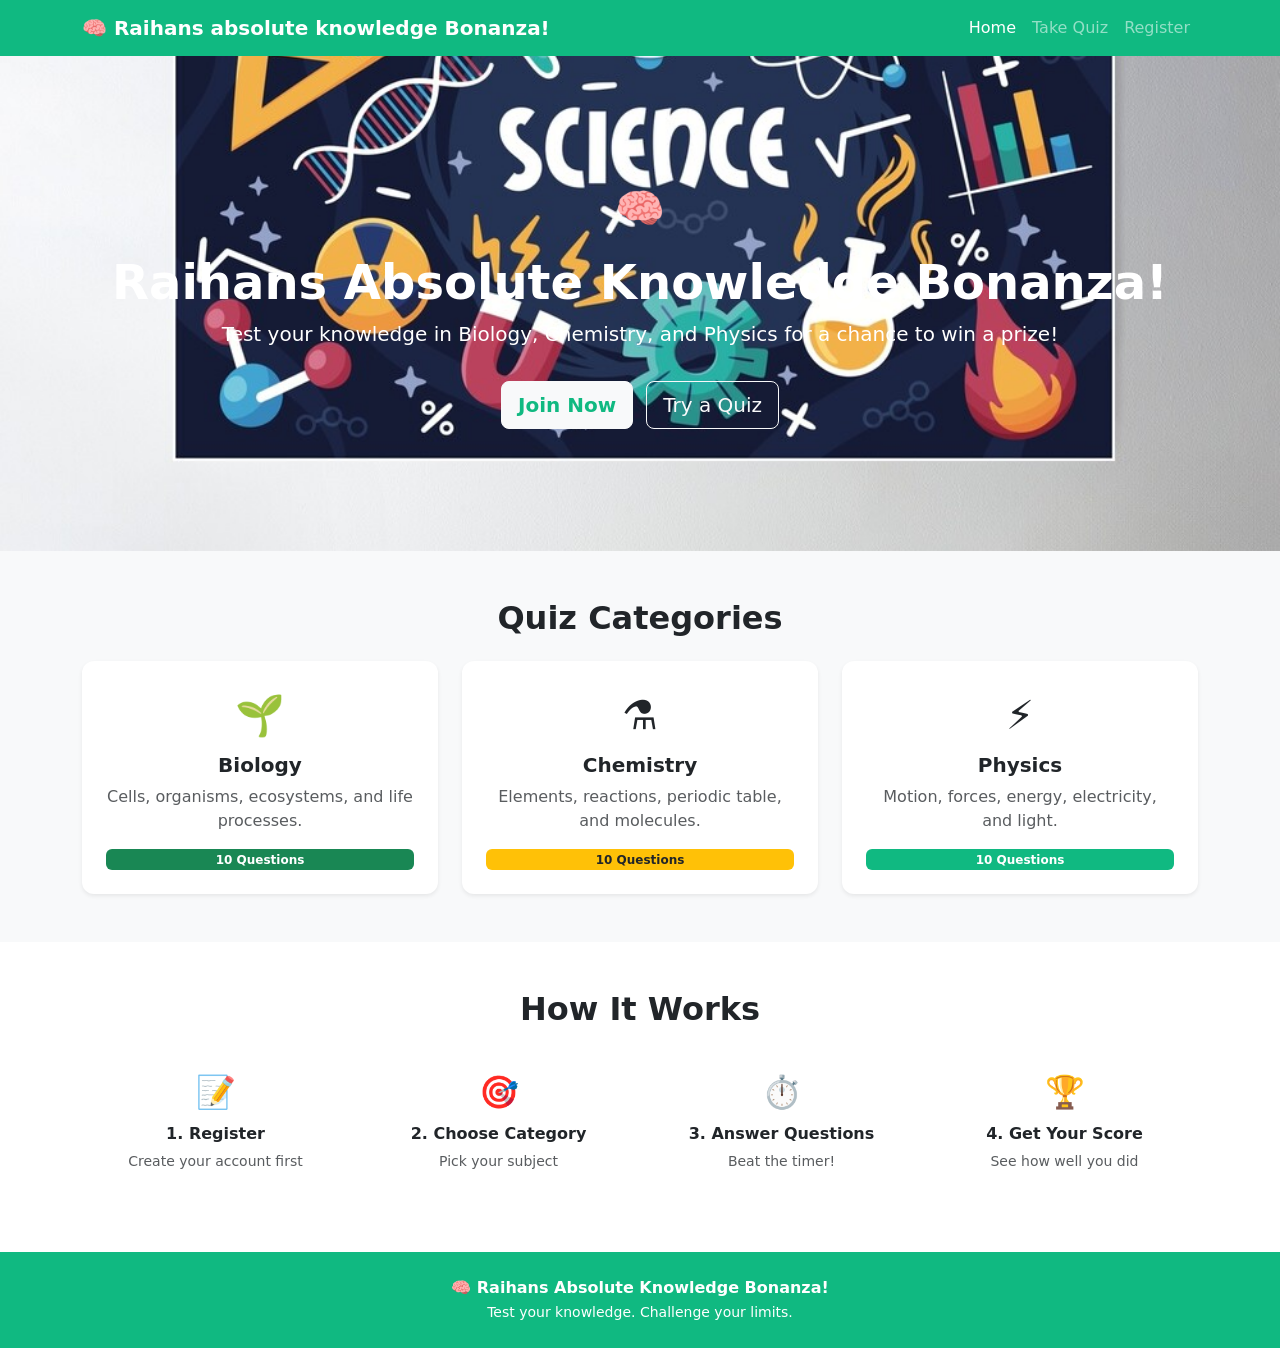
<file: index.html>
<!DOCTYPE html>
<html lang="en">
<head>
    <meta charset="UTF-8">
    <meta name="viewport" content="width=device-width, initial-scale=1.0">
    <title>Science Quiz Bowl</title>
    <link href="https://cdn.jsdelivr.net/npm/bootstrap@5.3.0/dist/css/bootstrap.min.css" rel="stylesheet">
    <link rel="stylesheet" href="style.css">
</head>
<body>

    <!-- ========== HEADER / NAVBAR ========== -->
    <nav class="navbar navbar-expand-lg navbar-dark bg-quiz">
        <div class="container">
            <a class="navbar-brand fw-bold" href="index.html">🧠 Raihans absolute knowledge Bonanza!</a>
            <button class="navbar-toggler" type="button" data-bs-toggle="collapse" data-bs-target="#navMenu">
                <span class="navbar-toggler-icon"></span>
            </button>
            <div class="collapse navbar-collapse" id="navMenu">
                <ul class="navbar-nav ms-auto">
                    <li class="nav-item"><a class="nav-link active" href="index.html">Home</a></li>
                    <li class="nav-item"><a class="nav-link" href="quiz.html">Take Quiz</a></li>
                    <li class="nav-item"><a class="nav-link" href="register.html">Register</a></li>
                </ul>
            </div>
        </div>
    </nav>

    <!-- ========== HERO ========== -->
    <section class="hero-section text-white text-center py-5">
        <div class="container py-4">
            <div class="fs-1 mb-3">🧠</div>
            <h1 class="display-5 fw-bold">Raihans Absolute Knowledge Bonanza!</h1>
            <p class="lead">Test your knowledge in Biology, Chemistry, and Physics for a chance to win a prize!</p>
            <a href="register.html" class="btn btn-light btn-lg mt-3 me-2 fw-bold text-quiz">Join Now</a>
            <a href="quiz.html" class="btn btn-outline-light btn-lg mt-3">Try a Quiz</a>
        </div>
    </section>

    <!-- ========== CATEGORIES ========== -->
    <section class="py-5 bg-light">
        <div class="container">
            <h2 class="text-center fw-bold mb-4">Quiz Categories</h2>
            <div class="row g-4 text-center">
                <div class="col-md-4">
                    <a href="quiz.html?category=biology" class="text-decoration-none">
                        <div class="card border-0 shadow-sm h-100 p-4" style="cursor: pointer; transition: transform 0.2s;" onmouseover="this.style.transform='translateY(-5px)'" onmouseout="this.style.transform='translateY(0)'">
                            <div class="fs-1">🌱</div>
                            <h5 class="mt-2 fw-bold text-dark">Biology</h5>
                            <p class="text-muted">Cells, organisms, ecosystems, and life processes.</p>
                            <span class="badge bg-success">10 Questions</span>
                        </div>
                    </a>
                </div>
                <div class="col-md-4">
                    <a href="quiz.html?category=chemistry" class="text-decoration-none">
                        <div class="card border-0 shadow-sm h-100 p-4" style="cursor: pointer; transition: transform 0.2s;" onmouseover="this.style.transform='translateY(-5px)'" onmouseout="this.style.transform='translateY(0)'">
                            <div class="fs-1">⚗️</div>
                            <h5 class="mt-2 fw-bold text-dark">Chemistry</h5>
                            <p class="text-muted">Elements, reactions, periodic table, and molecules.</p>
                            <span class="badge bg-warning text-dark">10 Questions</span>
                        </div>
                    </a>
                </div>
                <div class="col-md-4">
                    <a href="quiz.html?category=physics" class="text-decoration-none">
                        <div class="card border-0 shadow-sm h-100 p-4" style="cursor: pointer; transition: transform 0.2s;" onmouseover="this.style.transform='translateY(-5px)'" onmouseout="this.style.transform='translateY(0)'">
                            <div class="fs-1">⚡</div>
                            <h5 class="mt-2 fw-bold text-dark">Physics</h5>
                            <p class="text-muted">Motion, forces, energy, electricity, and light.</p>
                            <span class="badge bg-quiz text-white">10 Questions</span>
                        </div>
                    </a>
                </div>
            </div>
        </div>
    </section>

    <!-- ========== QUIZ SECTION ========== -->
    <section class="py-5 d-none" id="quizSection">
        <div class="container">
            <div class="row justify-content-center">
                <div class="col-md-7">

                    <!-- Quiz Header -->
                    <div class="d-flex justify-content-between align-items-center mb-3 d-none" id="quizHeader">
                        <h4 class="fw-bold mb-0" id="quizTitle">🌱 Biology Quiz</h4>
                        <span class="badge bg-quiz fs-6" id="timerDisplay">⏱️ 30s</span>
                    </div>

                    <!-- Progress Bar -->
                    <div class="progress mb-4 d-none" id="progressBar" style="height: 10px;">
                        <div class="progress-bar bg-quiz" id="quizProgress" style="width: 0%"></div>
                    </div>

                    <!-- Question Card -->
                    <div class="card shadow-sm d-none" id="quizCard">
                        <div class="card-body p-4">

                            <p class="text-muted mb-1">Question <span id="questionNumber">1</span> of <span id="totalQuestions">5</span></p>
                            <h5 class="fw-bold mb-4" id="questionText">Loading question...</h5>

                            <div id="optionsContainer" class="d-grid gap-2"></div>

                        </div>
                    </div>

                    <!-- Result Card (hidden) -->
                    <div class="card shadow-sm d-none text-center p-4" id="resultCard">
                        <div class="fs-1" id="resultIcon">🏆</div>
                        <h3 class="fw-bold mt-3" id="resultTitle">Quiz Complete!</h3>
                        <p class="text-muted">Your Score:</p>
                        <h2 class="fw-bold text-quiz" id="finalScore">0/5</h2>
                        <p id="resultMessage" class="mt-2"></p>
                        <button class="btn btn-quiz mt-3" onclick="restartQuiz()">Try Again 🔄</button>
                        <a href="register.html" class="btn btn-outline-secondary mt-3 ms-2">Register to Save Score</a>
                    </div>

                </div>
            </div>
        </div>
    </section>

    <!-- ========== HOW IT WORKS ========== -->
    <section class="py-5">
        <div class="container">
            <h2 class="text-center fw-bold mb-4">How It Works</h2>
            <div class="row g-3 text-center">
                <div class="col-md-3">
                    <div class="p-3">
                        <div class="fs-2">📝</div>
                        <h6 class="fw-bold mt-2">1. Register</h6>
                        <p class="text-muted small">Create your account first</p>
                    </div>
                </div>
                <div class="col-md-3">
                    <div class="p-3">
                        <div class="fs-2">🎯</div>
                        <h6 class="fw-bold mt-2">2. Choose Category</h6>
                        <p class="text-muted small">Pick your subject</p>
                    </div>
                </div>
                <div class="col-md-3">
                    <div class="p-3">
                        <div class="fs-2">⏱️</div>
                        <h6 class="fw-bold mt-2">3. Answer Questions</h6>
                        <p class="text-muted small">Beat the timer!</p>
                    </div>
                </div>
                <div class="col-md-3">
                    <div class="p-3">
                        <div class="fs-2">🏆</div>
                        <h6 class="fw-bold mt-2">4. Get Your Score</h6>
                        <p class="text-muted small">See how well you did</p>
                    </div>
                </div>
            </div>
        </div>
    </section>

    <!-- ========== FOOTER ========== -->
    <footer class="bg-quiz text-white text-center py-4">
        <div class="container">
            <p class="mb-0 fw-bold">🧠 Raihans Absolute Knowledge Bonanza!</p>
            <small>Test your knowledge. Challenge your limits.</small>
        </div>
    </footer>

    <script src="https://cdn.jsdelivr.net/npm/bootstrap@5.3.0/dist/js/bootstrap.bundle.min.js"></script>
    <script src="script.js"></script>
</body>
</html>
</file>
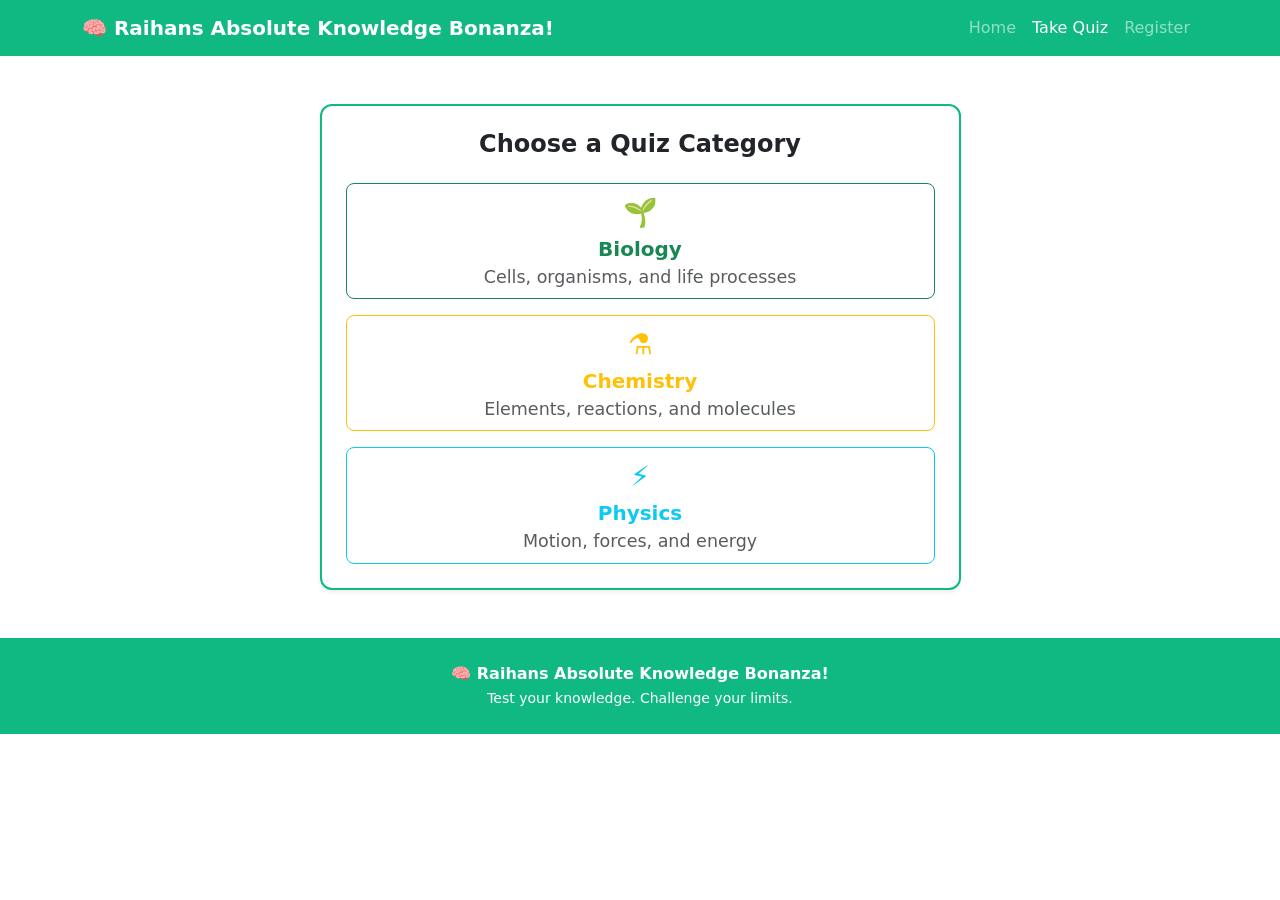
<file: quiz.html>
<!DOCTYPE html>
<html lang="en">
<head>
    <meta charset="UTF-8">
    <meta name="viewport" content="width=device-width, initial-scale=1.0">
    <title>Take the Quiz | Raihans Absolute Knowledge Bonanza!</title>
    <link href="https://cdn.jsdelivr.net/npm/bootstrap@5.3.0/dist/css/bootstrap.min.css" rel="stylesheet">
    <link rel="stylesheet" href="style.css">
</head>
<body>

    <!-- ========== HEADER ========== -->
    <nav class="navbar navbar-expand-lg navbar-dark bg-quiz">
        <div class="container">
            <a class="navbar-brand fw-bold" href="index.html">🧠 Raihans Absolute Knowledge Bonanza!</a>
            <button class="navbar-toggler" type="button" data-bs-toggle="collapse" data-bs-target="#navMenu">
                <span class="navbar-toggler-icon"></span>
            </button>
            <div class="collapse navbar-collapse" id="navMenu">
                <ul class="navbar-nav ms-auto">
                    <li class="nav-item"><a class="nav-link" href="index.html">Home</a></li>
                    <li class="nav-item"><a class="nav-link active" href="quiz.html">Take Quiz</a></li>
                    <li class="nav-item"><a class="nav-link" href="register.html">Register</a></li>
                </ul>
            </div>
        </div>
    </nav>

    <!-- ========== QUIZ SECTION ========== -->
    <section class="py-5">
        <div class="container">
            <div class="row justify-content-center">
                <div class="col-md-7">

                    <!-- Category Selection Card -->
                    <div class="card shadow-sm" id="categoryCard">
                        <div class="card-body p-4 text-center">
                            <h4 class="fw-bold mb-4">Choose a Quiz Category</h4>
                            <div class="d-grid gap-3">
                                <button class="btn btn-outline-success btn-lg" onclick="selectCategory('biology')">
                                    <div class="fs-3">🌱</div>
                                    <strong>Biology</strong>
                                    <p class="small text-muted mb-0">Cells, organisms, and life processes</p>
                                </button>
                                <button class="btn btn-outline-warning btn-lg" onclick="selectCategory('chemistry')">
                                    <div class="fs-3">⚗️</div>
                                    <strong>Chemistry</strong>
                                    <p class="small text-muted mb-0">Elements, reactions, and molecules</p>
                                </button>
                                <button class="btn btn-outline-info btn-lg" onclick="selectCategory('physics')">
                                    <div class="fs-3">⚡</div>
                                    <strong>Physics</strong>
                                    <p class="small text-muted mb-0">Motion, forces, and energy</p>
                                </button>
                            </div>
                        </div>
                    </div>

                    <!-- Quiz Header -->
                    <div class="d-flex justify-content-between align-items-center mb-3 d-none" id="quizHeader">
                        <h4 class="fw-bold mb-0" id="quizTitle">🌱 Biology Quiz</h4>
                        <span class="badge bg-quiz fs-6" id="timerDisplay">⏱️ 30s</span>
                    </div>

                    <!-- Progress Bar -->
                    <div class="progress mb-4 d-none" id="progressBar" style="height: 10px;">
                        <div class="progress-bar bg-quiz" id="quizProgress" style="width: 0%"></div>
                    </div>

                    <!-- Question Card -->
                    <div class="card shadow-sm d-none" id="quizCard">
                        <div class="card-body p-4">

                            <p class="text-muted mb-1">Question <span id="questionNumber">1</span> of <span id="totalQuestions">5</span></p>
                            <h5 class="fw-bold mb-4" id="questionText">Loading question...</h5>

                            <div id="optionsContainer" class="d-grid gap-2"></div>

                        </div>
                    </div>

                    <!-- Result Card (hidden) -->
                    <div class="card shadow-sm d-none text-center p-4" id="resultCard">
                        <div class="fs-1" id="resultIcon">🏆</div>
                        <h3 class="fw-bold mt-3" id="resultTitle">Quiz Complete!</h3>
                        <p class="text-muted">Your Score:</p>
                        <h2 class="fw-bold text-quiz" id="finalScore">0/5</h2>
                        <p id="resultMessage" class="mt-2"></p>
                        <button class="btn btn-quiz mt-3" onclick="restartQuiz()">Try Again 🔄</button>
                        <a href="register.html" class="btn btn-outline-secondary mt-3 ms-2">Register to Save Score</a>
                    </div>

                </div>
            </div>
        </div>
    </section>

    <!-- ========== FOOTER ========== -->
    <footer class="bg-quiz text-white text-center py-4">
        <div class="container">
            <p class="mb-0 fw-bold">🧠 Raihans Absolute Knowledge Bonanza!</p>
            <small>Test your knowledge. Challenge your limits.</small>
        </div>
    </footer>

    <script src="https://cdn.jsdelivr.net/npm/bootstrap@5.3.0/dist/js/bootstrap.bundle.min.js"></script>
    <script src="script.js"></script>
</body>
</html>
</file>
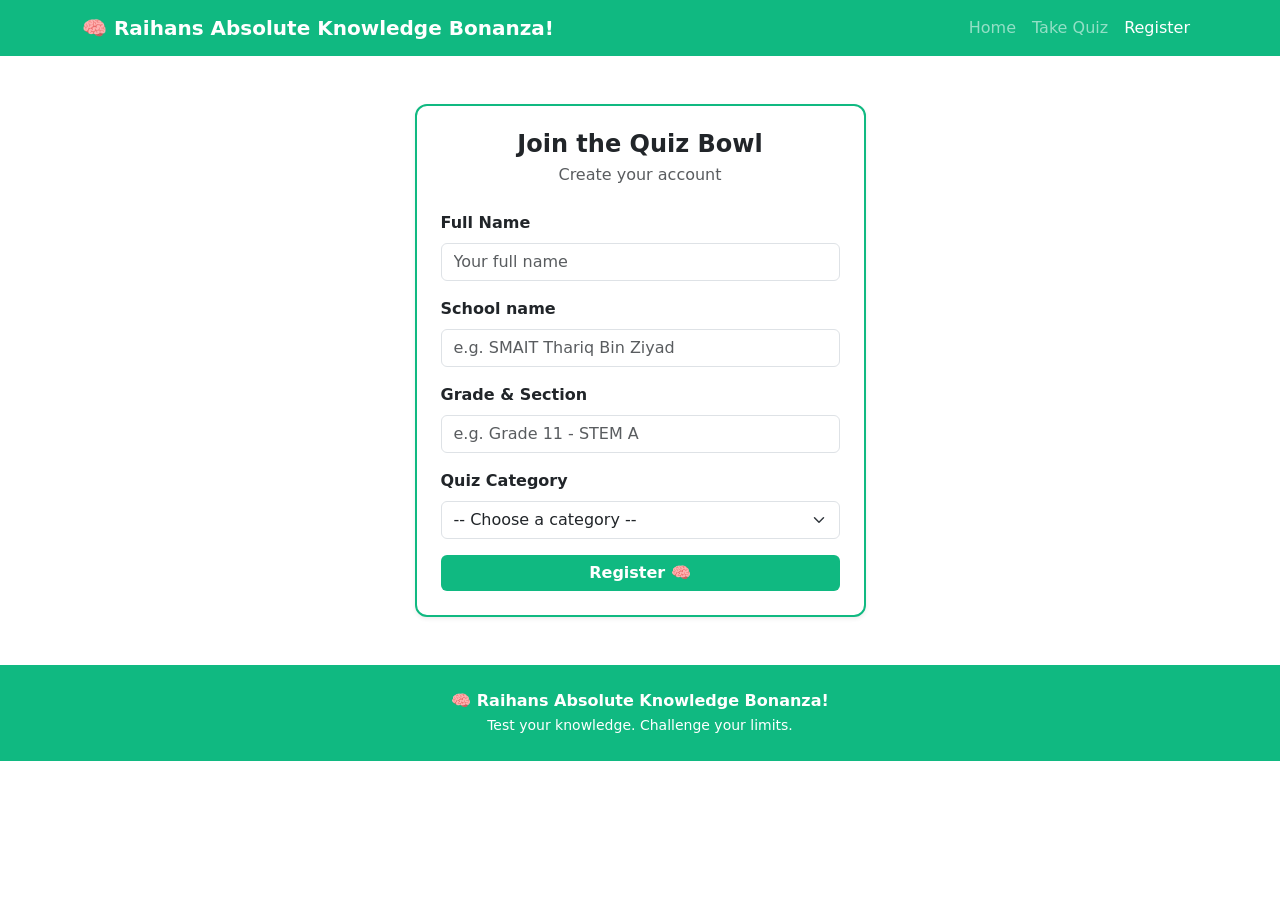
<file: register.html>
<!DOCTYPE html>
<html lang="en">
<head>
    <meta charset="UTF-8">
    <meta name="viewport" content="width=device-width, initial-scale=1.0">
    <title>Register | Science Quiz Bowl</title>
    <link href="https://cdn.jsdelivr.net/npm/bootstrap@5.3.0/dist/css/bootstrap.min.css" rel="stylesheet">
    <link rel="stylesheet" href="style.css">
</head>
<body>

    <!-- ========== HEADER ========== -->
    <nav class="navbar navbar-expand-lg navbar-dark bg-quiz">
        <div class="container">
            <a class="navbar-brand fw-bold" href="index.html">🧠 Raihans Absolute Knowledge Bonanza!</a>
            <button class="navbar-toggler" type="button" data-bs-toggle="collapse" data-bs-target="#navMenu">
                <span class="navbar-toggler-icon"></span>
            </button>
            <div class="collapse navbar-collapse" id="navMenu">
                <ul class="navbar-nav ms-auto">
                    <li class="nav-item"><a class="nav-link" href="index.html">Home</a></li>
                    <li class="nav-item"><a class="nav-link" href="quiz.html">Take Quiz</a></li>
                    <li class="nav-item"><a class="nav-link active" href="register.html">Register</a></li>
                </ul>
            </div>
        </div>
    </nav>

    <!-- ========== REGISTER FORM ========== -->
    <section class="py-5">
        <div class="container">
            <div class="row justify-content-center">
                <div class="col-md-5">

                    <div class="alert alert-success d-none" id="successAlert">
                        ✅ Registered successfully! You can now take the quiz.
                    </div>

                    <div class="card shadow-sm">
                        <div class="card-body p-4">
                            <h4 class="fw-bold mb-1 text-center">Join the Quiz Bowl</h4>
                            <p class="text-muted text-center mb-4">Create your account</p>

                            <form id="registerForm">

                                <div class="mb-3">
                                    <label for="fullName" class="form-label fw-semibold">Full Name</label>
                                    <input type="text" class="form-control" id="fullName" placeholder="Your full name">
                                    <div class="invalid-feedback">Please enter your name.</div>
                                </div>

                                <div class="mb-3">
                                    <label for="schoolId" class="form-label fw-semibold">School name</label>
                                    <input type="text" class="form-control" id="schoolId" placeholder="e.g. SMAIT Thariq Bin Ziyad">
                                    <div class="invalid-feedback">Please enter your School Name.</div>
                                </div>

                                <div class="mb-3">
                                    <label for="grade" class="form-label fw-semibold">Grade & Section</label>
                                    <input type="text" class="form-control" id="grade" placeholder="e.g. Grade 11 - STEM A">
                                    <div class="invalid-feedback">Please enter your grade and section.</div>
                                </div>

                                <div class="mb-3">
                                    <label for="category" class="form-label fw-semibold">Quiz Category</label>
                                    <select class="form-select" id="category">
                                        <option value="">-- Choose a category --</option>
                                        <option value="Biology">🌱 Biology</option>
                                        <option value="Chemistry">⚗️ Chemistry</option>
                                        <option value="Physics">⚡ Physics</option>
                                    </select>
                                    <div class="invalid-feedback">Please choose a category.</div>
                                </div>

                                <button type="submit" class="btn btn-quiz w-100 fw-bold">Register 🧠</button>
                            </form>
                        </div>
                    </div>

                </div>
            </div>
        </div>
    </section>

    <!-- ========== FOOTER ========== -->
    <footer class="bg-quiz text-white text-center py-4">
        <div class="container">
            <p class="mb-0 fw-bold">🧠 Raihans Absolute Knowledge Bonanza!</p>
            <small>Test your knowledge. Challenge your limits.</small>
        </div>
    </footer>

    <script src="https://cdn.jsdelivr.net/npm/bootstrap@5.3.0/dist/js/bootstrap.bundle.min.js"></script>
    <script src="script.js"></script>
</body>
</html>
</file>
<file: style.css>
/* ================================
   THEME 3: QUIZ - CUSTOM CSS
   ================================ */

.bg-quiz { background-color: #10b981 !important; }
.text-quiz { color: #10b981 !important; }
.badge.bg-quiz { background-color: #10b981 !important; }
.btn-quiz {
    background-color: #10b981;
    color: white;
    border: none;
}
.btn-quiz:hover {
    background-color: #059669;
    color: white;
}
.progress-bar.bg-quiz { background-color: #10b981 !important; }

.hero-section {
    background-image: url('cposter,large,square_product,1000x1000.2.jpg');
    background-size: cover;
    background-position: center;
    min-height: 55vh;
    display: flex;
    align-items: center;
}

.card { 
    transition: transform 0.3s ease; 
    border: 2px solid #10b981;
    border-radius: 12px;
    box-shadow: 0 8px 24px rgba(16, 185, 129, 0.15);
}
.card:hover { transform: translateY(-4px); box-shadow: 0 12px 32px rgba(16, 185, 129, 0.25); }

#quizCard {
    background: linear-gradient(135deg, #f0fdf4 0%, #ffffff 100%);
}

/* Option buttons */
.option-btn {
    text-align: left;
    background: #f8f9fa;
    border: 2px solid #dee2e6;
    border-radius: 8px;
    padding: 12px 16px;
    cursor: pointer;
    transition: all 0.2s ease;
}
.option-btn:hover { background: #e9ecef; border-color: #10b981; }
.option-btn.correct { background: #d1fae5; border-color: #10b981; color: #065f46; }
.option-btn.wrong { background: #fee2e2; border-color: #ef4444; color: #991b1b; }
</file>
